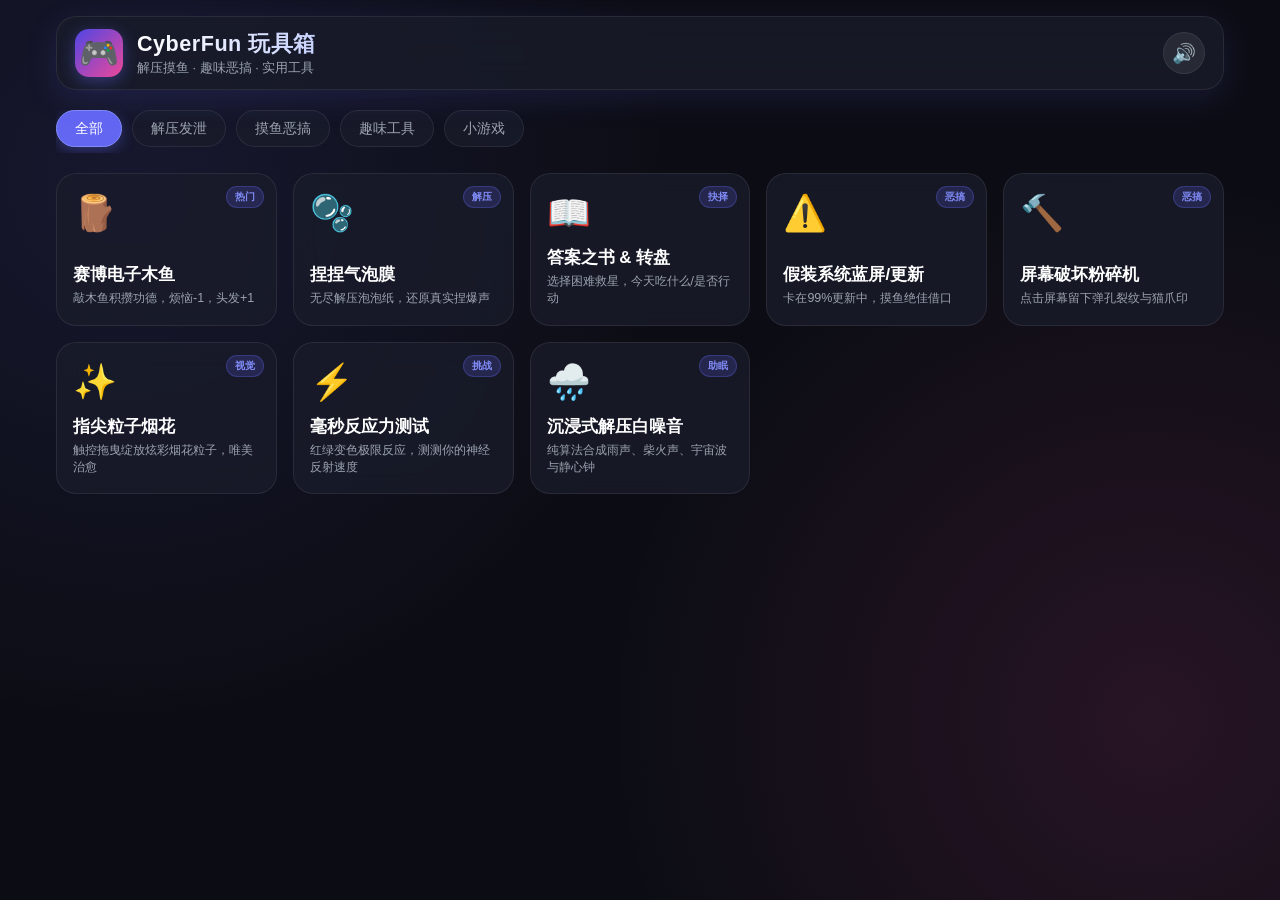
<file: index.html>
<!DOCTYPE html>
<html lang="zh-CN">
<head>
  <meta charset="UTF-8">
  <meta name="viewport" content="width=device-width, initial-scale=1.0, maximum-scale=1.0, user-scalable=no, viewport-fit=cover">
  <title>CyberFun 趣味解压玩具箱</title>
  <link rel="stylesheet" href="css/style.css">
  <meta name="theme-color" content="#12131C">
  <meta name="apple-mobile-web-app-capable" content="yes">
  <meta name="apple-mobile-web-app-status-bar-style" content="black-translucent">
</head>
<body>
  <div id="app-container">
    <!-- 主页导航视图 -->
    <header class="app-header" id="main-header">
      <div class="logo-area">
        <div class="logo-icon">🎮</div>
        <div>
          <h1 class="app-title">CyberFun 玩具箱</h1>
          <p class="app-subtitle">解压摸鱼 · 趣味恶搞 · 实用工具</p>
        </div>
      </div>
      <div class="header-actions">
        <button id="theme-sound-toggle" class="icon-btn" title="静音/开启音效">🔊</button>
      </div>
    </header>

    <!-- 首页卡片列表 -->
    <main class="main-content" id="home-view">
      <div class="category-tabs">
        <button class="tab-btn active" data-cat="all">全部</button>
        <button class="tab-btn" data-cat="relax">解压发泄</button>
        <button class="tab-btn" data-cat="prank">摸鱼恶搞</button>
        <button class="tab-btn" data-cat="tools">趣味工具</button>
        <button class="tab-btn" data-cat="game">小游戏</button>
      </div>

      <div class="card-grid" id="tools-grid">
        <!-- 1. 电子木鱼 -->
        <div class="tool-card" data-app="muyu" data-cat="relax">
          <div class="card-badge">热门</div>
          <div class="card-icon muyu-icon">🪵</div>
          <div class="card-info">
            <h3 class="card-title">赛博电子木鱼</h3>
            <p class="card-desc">敲木鱼积攒功德，烦恼-1，头发+1</p>
          </div>
        </div>

        <!-- 2. 赛博气泡膜 -->
        <div class="tool-card" data-app="bubble" data-cat="relax">
          <div class="card-badge">解压</div>
          <div class="card-icon">🫧</div>
          <div class="card-info">
            <h3 class="card-title">捏捏气泡膜</h3>
            <p class="card-desc">无尽解压泡泡纸，还原真实捏爆声</p>
          </div>
        </div>

        <!-- 3. 答案之书与命运转盘 -->
        <div class="tool-card" data-app="answers" data-cat="tools">
          <div class="card-badge">抉择</div>
          <div class="card-icon">📖</div>
          <div class="card-info">
            <h3 class="card-title">答案之书 & 转盘</h3>
            <p class="card-desc">选择困难救星，今天吃什么/是否行动</p>
          </div>
        </div>

        <!-- 4. 假装系统升级/蓝屏 -->
        <div class="tool-card" data-app="fakeupdate" data-cat="prank">
          <div class="card-badge">恶搞</div>
          <div class="card-icon">⚠️</div>
          <div class="card-info">
            <h3 class="card-title">假装系统蓝屏/更新</h3>
            <p class="card-desc">卡在99%更新中，摸鱼绝佳借口</p>
          </div>
        </div>

        <!-- 5. 屏幕碎屏恶搞 -->
        <div class="tool-card" data-app="cracked" data-cat="prank">
          <div class="card-badge">恶搞</div>
          <div class="card-icon">🔨</div>
          <div class="card-info">
            <h3 class="card-title">屏幕破坏粉碎机</h3>
            <p class="card-desc">点击屏幕留下弹孔裂纹与猫爪印</p>
          </div>
        </div>

        <!-- 6. 指尖流光烟花 -->
        <div class="tool-card" data-app="fireworks" data-cat="relax">
          <div class="card-badge">视觉</div>
          <div class="card-icon">✨</div>
          <div class="card-info">
            <h3 class="card-title">指尖粒子烟花</h3>
            <p class="card-desc">触控拖曳绽放炫彩烟花粒子，唯美治愈</p>
          </div>
        </div>

        <!-- 7. 反应力挑战 -->
        <div class="tool-card" data-app="reaction" data-cat="game">
          <div class="card-badge">挑战</div>
          <div class="card-icon">⚡</div>
          <div class="card-info">
            <h3 class="card-title">毫秒反应力测试</h3>
            <p class="card-desc">红绿变色极限反应，测测你的神经反射速度</p>
          </div>
        </div>

        <!-- 8. 白噪音与发呆钟 -->
        <div class="tool-card" data-app="whitenoise" data-cat="relax">
          <div class="card-badge">助眠</div>
          <div class="card-icon">🌧️</div>
          <div class="card-info">
            <h3 class="card-title">沉浸式解压白噪音</h3>
            <p class="card-desc">纯算法合成雨声、柴火声、宇宙波与静心钟</p>
          </div>
        </div>
      </div>
    </main>

    <!-- 各独立小程序视图容器 (Modal / Page) -->
    <div id="sub-app-view" class="sub-app-view hidden">
      <!-- 统一顶部导航栏 -->
      <nav class="sub-nav">
        <button id="btn-back" class="nav-back-btn">
          <span class="back-arrow">‹</span> 返回
        </button>
        <h2 id="sub-title" class="sub-title">小程序名称</h2>
        <div class="sub-actions" id="sub-actions"></div>
      </nav>

      <!-- 小程序实际内容区域 -->
      <div class="sub-content" id="sub-container"></div>
    </div>
  </div>

  <script src="js/audio.js"></script>
  <script src="js/app.js"></script>
</body>
</html>
</file>
<file: css/style.css>
/* ===================================================
   CyberFun 全局样式与现代化响应式设计 (Mobile & Desktop)
   =================================================== */

:root {
  --bg-main: #0c0d14;
  --bg-card: rgba(26, 28, 43, 0.75);
  --bg-card-hover: rgba(38, 41, 64, 0.85);
  --card-border: rgba(255, 255, 255, 0.08);
  --primary: #6366f1;
  --primary-light: #818cf8;
  --accent: #ec4899;
  --accent-cyan: #06b6d4;
  --accent-green: #10b981;
  --accent-yellow: #f59e0b;
  --text-main: #f3f4f6;
  --text-muted: #9ca3af;
  --radius-lg: 20px;
  --radius-md: 14px;
  --radius-sm: 8px;
  --shadow-glow: 0 8px 32px 0 rgba(99, 102, 241, 0.15);
  --font-family: -apple-system, BlinkMacSystemFont, "Segoe UI", Roboto, "Helvetica Neue", Arial, sans-serif;
  --safe-top: env(safe-area-inset-top, 0px);
  --safe-bottom: env(safe-area-inset-bottom, 0px);
}

* {
  margin: 0;
  padding: 0;
  box-sizing: border-box;
  -webkit-tap-highlight-color: transparent;
  user-select: none;
}

body {
  font-family: var(--font-family);
  background-color: var(--bg-main);
  color: var(--text-main);
  min-height: 100vh;
  min-height: 100dvh;
  overflow-x: hidden;
  background-image: 
    radial-gradient(circle at 10% 20%, rgba(99, 102, 241, 0.12) 0%, transparent 40%),
    radial-gradient(circle at 90% 80%, rgba(236, 72, 153, 0.12) 0%, transparent 40%);
  background-attachment: fixed;
}

/* 容器布局 */
#app-container {
  display: flex;
  flex-direction: column;
  min-height: 100vh;
  min-height: 100dvh;
  max-width: 1200px;
  margin: 0 auto;
  padding: calc(var(--safe-top) + 16px) 16px calc(var(--safe-bottom) + 24px) 16px;
}

/* 顶部导航 Header */
.app-header {
  display: flex;
  justify-content: space-between;
  align-items: center;
  margin-bottom: 20px;
  padding: 12px 18px;
  background: var(--bg-card);
  backdrop-filter: blur(16px);
  -webkit-backdrop-filter: blur(16px);
  border: 1px solid var(--card-border);
  border-radius: var(--radius-lg);
  box-shadow: var(--shadow-glow);
}

.logo-area {
  display: flex;
  align-items: center;
  gap: 14px;
}

.logo-icon {
  font-size: 2rem;
  background: linear-gradient(135deg, #4f46e5, #ec4899);
  width: 48px;
  height: 48px;
  border-radius: var(--radius-md);
  display: flex;
  align-items: center;
  justify-content: center;
  box-shadow: 0 4px 15px rgba(99, 102, 241, 0.4);
}

.app-title {
  font-size: 1.35rem;
  font-weight: 700;
  background: linear-gradient(to right, #ffffff, #c7d2fe);
  -webkit-background-clip: text;
  -webkit-text-fill-color: transparent;
  letter-spacing: 0.5px;
}

.app-subtitle {
  font-size: 0.8rem;
  color: var(--text-muted);
  margin-top: 2px;
}

.icon-btn {
  background: rgba(255, 255, 255, 0.08);
  border: 1px solid var(--card-border);
  color: var(--text-main);
  font-size: 1.2rem;
  width: 42px;
  height: 42px;
  border-radius: 50%;
  cursor: pointer;
  display: flex;
  align-items: center;
  justify-content: center;
  transition: all 0.2s ease;
}

.icon-btn:active {
  transform: scale(0.92);
  background: rgba(255, 255, 255, 0.15);
}

/* 分类标签栏 */
.category-tabs {
  display: flex;
  gap: 10px;
  margin-bottom: 20px;
  overflow-x: auto;
  padding-bottom: 6px;
  scrollbar-width: none;
}
.category-tabs::-webkit-scrollbar {
  display: none;
}

.tab-btn {
  padding: 8px 18px;
  background: var(--bg-card);
  border: 1px solid var(--card-border);
  border-radius: 20px;
  color: var(--text-muted);
  font-size: 0.9rem;
  font-weight: 500;
  cursor: pointer;
  white-space: nowrap;
  transition: all 0.25s ease;
}

.tab-btn.active, .tab-btn:hover {
  background: var(--primary);
  color: #fff;
  border-color: var(--primary-light);
  box-shadow: 0 4px 14px rgba(99, 102, 241, 0.35);
}

/* 首页卡片网格 */
.card-grid {
  display: grid;
  grid-template-columns: repeat(auto-fill, minmax(220px, 1fr));
  gap: 16px;
}

@media (max-width: 480px) {
  .card-grid {
    grid-template-columns: repeat(2, 1fr);
    gap: 12px;
  }
}

.tool-card {
  position: relative;
  background: var(--bg-card);
  backdrop-filter: blur(12px);
  -webkit-backdrop-filter: blur(12px);
  border: 1px solid var(--card-border);
  border-radius: var(--radius-lg);
  padding: 18px 16px;
  cursor: pointer;
  transition: all 0.3s cubic-bezier(0.2, 0.8, 0.2, 1);
  display: flex;
  flex-direction: column;
  justify-content: space-between;
  min-height: 140px;
  overflow: hidden;
}

.tool-card:hover {
  transform: translateY(-4px);
  background: var(--bg-card-hover);
  border-color: rgba(99, 102, 241, 0.4);
  box-shadow: 0 10px 25px rgba(0, 0, 0, 0.3), 0 0 20px rgba(99, 102, 241, 0.2);
}

.tool-card:active {
  transform: scale(0.96);
}

.card-badge {
  position: absolute;
  top: 12px;
  right: 12px;
  font-size: 0.65rem;
  padding: 3px 8px;
  border-radius: 12px;
  background: rgba(99, 102, 241, 0.2);
  color: var(--primary-light);
  border: 1px solid rgba(99, 102, 241, 0.3);
  font-weight: 600;
}

.card-icon {
  font-size: 2.2rem;
  margin-bottom: 12px;
  transition: transform 0.3s cubic-bezier(0.34, 1.56, 0.64, 1);
}

.tool-card:hover .card-icon {
  transform: scale(1.18) rotate(6deg);
}

.card-title {
  font-size: 1.05rem;
  font-weight: 600;
  margin-bottom: 4px;
  color: #ffffff;
}

.card-desc {
  font-size: 0.78rem;
  color: var(--text-muted);
  line-height: 1.35;
  display: -webkit-box;
  -webkit-line-clamp: 2;
  -webkit-box-orient: vertical;
  overflow: hidden;
}

/* ===================================================
   子应用全屏/模态视图框架
   =================================================== */
.sub-app-view {
  position: fixed;
  inset: 0;
  z-index: 100;
  background: var(--bg-main);
  display: flex;
  flex-direction: column;
  animation: slideUp 0.3s cubic-bezier(0.16, 1, 0.3, 1);
  overflow: hidden;
}

.sub-app-view.hidden {
  display: none;
}

@keyframes slideUp {
  from { transform: translateY(40px); opacity: 0; }
  to { transform: translateY(0); opacity: 1; }
}

.sub-nav {
  display: flex;
  align-items: center;
  justify-content: space-between;
  padding: calc(var(--safe-top) + 12px) 16px 12px 16px;
  background: rgba(18, 19, 28, 0.88);
  backdrop-filter: blur(20px);
  -webkit-backdrop-filter: blur(20px);
  border-bottom: 1px solid var(--card-border);
  z-index: 10;
}

.nav-back-btn {
  display: flex;
  align-items: center;
  gap: 4px;
  background: rgba(255, 255, 255, 0.08);
  border: 1px solid var(--card-border);
  color: var(--text-main);
  padding: 6px 14px;
  border-radius: 20px;
  font-size: 0.9rem;
  cursor: pointer;
  transition: all 0.2s;
}

.nav-back-btn:active {
  transform: scale(0.92);
  background: rgba(255, 255, 255, 0.15);
}

.back-arrow {
  font-size: 1.2rem;
  line-height: 1;
}

.sub-title {
  font-size: 1.1rem;
  font-weight: 600;
  color: #fff;
  text-align: center;
  flex: 1;
  margin: 0 10px;
  white-space: nowrap;
  overflow: hidden;
  text-overflow: ellipsis;
}

.sub-actions {
  display: flex;
  gap: 8px;
}

.sub-content {
  flex: 1;
  overflow-y: auto;
  overflow-x: hidden;
  display: flex;
  flex-direction: column;
  align-items: center;
  justify-content: center;
  position: relative;
  padding: 16px;
}

/* ===================================================
   具体小程序样式
   =================================================== */

/* 1. 电子木鱼 */
.muyu-box {
  display: flex;
  flex-direction: column;
  align-items: center;
  justify-content: center;
  width: 100%;
  max-width: 450px;
  gap: 24px;
  text-align: center;
}

.merit-counter {
  font-size: 1.4rem;
  font-weight: 600;
  color: var(--text-muted);
}
.merit-counter span {
  font-size: 2.2rem;
  font-weight: 800;
  color: var(--accent-yellow);
  text-shadow: 0 0 15px rgba(245, 158, 11, 0.4);
}

.muyu-trigger {
  position: relative;
  width: 220px;
  height: 220px;
  cursor: pointer;
  display: flex;
  align-items: center;
  justify-content: center;
  background: radial-gradient(circle at 35% 35%, #383129, #1a1612);
  border-radius: 50%;
  box-shadow: 
    0 15px 35px rgba(0, 0, 0, 0.6),
    inset 0 4px 10px rgba(255, 255, 255, 0.15),
    inset 0 -6px 15px rgba(0, 0, 0, 0.8);
  border: 4px solid #4a3e31;
  transition: transform 0.08s ease-out;
  touch-action: manipulation;
}

.muyu-trigger:active, .muyu-trigger.knocked {
  transform: scale(0.92);
}

.muyu-svg {
  width: 130px;
  height: 130px;
  fill: #d4af37;
  filter: drop-shadow(0 4px 8px rgba(0,0,0,0.5));
}

.float-text {
  position: absolute;
  font-size: 1.3rem;
  font-weight: 700;
  color: #ffd700;
  text-shadow: 0 2px 8px rgba(0, 0, 0, 0.8), 0 0 12px rgba(255, 215, 0, 0.6);
  pointer-events: none;
  animation: floatUpFade 0.85s ease-out forwards;
  z-index: 20;
}

@keyframes floatUpFade {
  0% { transform: translateY(0) scale(0.8); opacity: 0; }
  20% { transform: translateY(-20px) scale(1.15); opacity: 1; }
  100% { transform: translateY(-90px) scale(1); opacity: 0; }
}

.muyu-controls {
  display: flex;
  flex-wrap: wrap;
  gap: 10px;
  justify-content: center;
  width: 100%;
}

.muyu-mode-btn {
  padding: 8px 16px;
  border-radius: 20px;
  background: rgba(255, 255, 255, 0.08);
  border: 1px solid var(--card-border);
  color: #fff;
  font-size: 0.85rem;
  cursor: pointer;
  transition: 0.2s;
}

.muyu-mode-btn.active {
  background: var(--accent-yellow);
  color: #12131C;
  font-weight: 700;
}

/* 2. 气泡膜 */
.bubble-container {
  display: flex;
  flex-direction: column;
  align-items: center;
  width: 100%;
  max-width: 500px;
  height: 100%;
}

.bubble-stats {
  margin-bottom: 12px;
  font-size: 0.95rem;
  color: var(--text-muted);
}
.bubble-stats b {
  color: var(--accent-cyan);
}

.bubble-grid {
  display: grid;
  grid-template-columns: repeat(6, 1fr);
  gap: 12px;
  padding: 16px;
  background: rgba(255, 255, 255, 0.03);
  border: 1px solid var(--card-border);
  border-radius: var(--radius-lg);
  width: 100%;
  overflow-y: auto;
  max-height: 60vh;
}

.bubble-item {
  aspect-ratio: 1 / 1;
  background: radial-gradient(circle at 30% 30%, rgba(255, 255, 255, 0.4), rgba(6, 182, 212, 0.2) 60%, rgba(0, 0, 0, 0.4));
  border-radius: 50%;
  box-shadow: 
    0 4px 10px rgba(0, 0, 0, 0.3),
    inset 0 3px 6px rgba(255, 255, 255, 0.4),
    inset 0 -3px 6px rgba(0, 0, 0, 0.5);
  cursor: pointer;
  transition: all 0.1s ease;
  position: relative;
  touch-action: manipulation;
}

.bubble-item:active {
  transform: scale(0.9);
}

.bubble-item.popped {
  background: radial-gradient(circle at 50% 50%, rgba(0,0,0,0.4), rgba(255, 255, 255, 0.05));
  box-shadow: inset 0 2px 5px rgba(0, 0, 0, 0.8);
  transform: scale(0.85);
  opacity: 0.45;
}

.bubble-item.popped::after {
  content: '💥';
  position: absolute;
  inset: 0;
  display: flex;
  align-items: center;
  justify-content: center;
  font-size: 0.8rem;
  opacity: 0.6;
}

/* 3. 答案之书 & 转盘 */
.answers-container {
  width: 100%;
  max-width: 480px;
  display: flex;
  flex-direction: column;
  align-items: center;
  gap: 20px;
}

.answer-mode-toggle {
  display: flex;
  background: rgba(255, 255, 255, 0.08);
  padding: 4px;
  border-radius: 25px;
  gap: 4px;
}

.mode-btn {
  padding: 6px 20px;
  border-radius: 20px;
  border: none;
  background: transparent;
  color: var(--text-muted);
  font-size: 0.9rem;
  cursor: pointer;
  transition: 0.2s;
}

.mode-btn.active {
  background: var(--primary);
  color: #fff;
  font-weight: 600;
}

.book-card {
  width: 280px;
  height: 380px;
  background: linear-gradient(145deg, #1e1b4b, #312e81);
  border: 3px solid #d4af37;
  border-radius: 16px;
  box-shadow: 0 15px 35px rgba(0, 0, 0, 0.6), inset 0 0 20px rgba(212, 175, 55, 0.2);
  display: flex;
  flex-direction: column;
  align-items: center;
  justify-content: center;
  padding: 24px;
  text-align: center;
  cursor: pointer;
  perspective: 1000px;
  transition: transform 0.4s cubic-bezier(0.34, 1.56, 0.64, 1);
}

.book-card:hover {
  transform: translateY(-5px) scale(1.02);
}

.book-tip {
  font-size: 0.85rem;
  color: #e0e7ff;
  margin-bottom: 20px;
}

.book-result {
  font-size: 1.8rem;
  font-weight: 800;
  color: #fef08a;
  text-shadow: 0 0 15px rgba(254, 240, 138, 0.5);
  line-height: 1.4;
}

/* 转盘模式 */
.wheel-wrapper {
  position: relative;
  width: 280px;
  height: 280px;
}

#wheel-canvas {
  width: 100%;
  height: 100%;
  border-radius: 50%;
  box-shadow: 0 8px 25px rgba(0, 0, 0, 0.6);
}

.wheel-pointer {
  position: absolute;
  top: 50%;
  left: 50%;
  transform: translate(-50%, -50%);
  width: 50px;
  height: 50px;
  background: #f59e0b;
  border: 3px solid #fff;
  border-radius: 50%;
  cursor: pointer;
  display: flex;
  align-items: center;
  justify-content: center;
  font-weight: 800;
  font-size: 0.9rem;
  color: #12131C;
  box-shadow: 0 4px 10px rgba(0, 0, 0, 0.4);
  z-index: 10;
}

.wheel-pointer::before {
  content: '';
  position: absolute;
  top: -14px;
  left: 50%;
  transform: translateX(-50%);
  border-left: 10px solid transparent;
  border-right: 10px solid transparent;
  border-bottom: 16px solid #f59e0b;
}

/* 4. 黑客模拟器 */
.hacker-box {
  width: 100%;
  height: 100%;
  background: #020b05;
  color: #00ff66;
  font-family: "Courier New", Courier, monospace;
  padding: 16px;
  border-radius: var(--radius-md);
  box-shadow: inset 0 0 20px rgba(0, 255, 102, 0.15);
  display: flex;
  flex-direction: column;
  overflow: hidden;
  position: relative;
}

.hacker-tip {
  font-size: 0.8rem;
  color: rgba(0, 255, 102, 0.6);
  border-bottom: 1px dashed rgba(0, 255, 102, 0.3);
  padding-bottom: 8px;
  margin-bottom: 12px;
}

.hacker-terminal {
  flex: 1;
  overflow-y: auto;
  font-size: 0.95rem;
  line-height: 1.45;
  white-space: pre-wrap;
  word-break: break-all;
  user-select: text;
}

.cursor {
  display: inline-block;
  width: 8px;
  height: 16px;
  background: #00ff66;
  vertical-align: middle;
  animation: blink 0.8s infinite;
}

@keyframes blink {
  50% { opacity: 0; }
}

.hacker-mobile-pad {
  margin-top: 12px;
  display: flex;
  gap: 8px;
}

.hacker-tap-btn {
  flex: 1;
  padding: 12px;
  background: rgba(0, 255, 102, 0.15);
  border: 1px solid #00ff66;
  color: #00ff66;
  border-radius: var(--radius-sm);
  font-weight: 700;
  font-size: 1rem;
  cursor: pointer;
}

/* 5. 假装系统升级 / 蓝屏 */
.fake-options {
  display: flex;
  flex-direction: column;
  gap: 16px;
  width: 100%;
  max-width: 400px;
}

.fake-fullscreen-view {
  position: fixed;
  inset: 0;
  z-index: 999;
  cursor: none;
  display: flex;
  flex-direction: column;
  align-items: center;
  justify-content: center;
}

/* Windows 升级样式 */
.fake-win-update {
  background: #005a9e;
  color: #fff;
  font-family: "Segoe UI", sans-serif;
  text-align: center;
}

.win-spinner {
  width: 60px;
  height: 60px;
  border: 5px solid rgba(255, 255, 255, 0.2);
  border-top-color: #fff;
  border-radius: 50%;
  animation: spin 1.2s cubic-bezier(0.5, 0, 0.5, 1) infinite;
  margin-bottom: 24px;
}

@keyframes spin {
  to { transform: rotate(360deg); }
}

/* 蓝屏 BSOD */
.fake-bsod {
  background: #0078d7;
  color: #fff;
  font-family: "Segoe UI", sans-serif;
  padding: 10vw;
  align-items: flex-start;
  justify-content: center;
}

.bsod-face {
  font-size: 5rem;
  margin-bottom: 20px;
}

.bsod-title {
  font-size: 1.8rem;
  margin-bottom: 16px;
  font-weight: 300;
}

.bsod-desc {
  font-size: 1.1rem;
  line-height: 1.5;
  margin-bottom: 24px;
}

/* 6. 魔性文案生成器 */
.texts-wrapper {
  width: 100%;
  max-width: 540px;
  display: flex;
  flex-direction: column;
  gap: 16px;
}

.text-type-nav {
  display: flex;
  gap: 8px;
  overflow-x: auto;
  padding-bottom: 4px;
}

.text-card {
  background: var(--bg-card);
  border: 1px solid var(--card-border);
  border-radius: var(--radius-md);
  padding: 20px;
  min-height: 180px;
  display: flex;
  flex-direction: column;
  justify-content: space-between;
}

.generated-text-content {
  font-size: 1.05rem;
  line-height: 1.6;
  color: #fff;
  user-select: text;
  white-space: pre-wrap;
}

.text-card-actions {
  display: flex;
  justify-content: flex-end;
  gap: 10px;
  margin-top: 16px;
}

.primary-btn {
  background: var(--primary);
  color: #fff;
  border: none;
  padding: 10px 20px;
  border-radius: 20px;
  font-size: 0.95rem;
  font-weight: 600;
  cursor: pointer;
  display: flex;
  align-items: center;
  gap: 6px;
  transition: 0.2s;
}

.primary-btn:active {
  transform: scale(0.95);
}

.secondary-btn {
  background: rgba(255, 255, 255, 0.08);
  border: 1px solid var(--card-border);
  color: #fff;
  padding: 10px 18px;
  border-radius: 20px;
  font-size: 0.95rem;
  cursor: pointer;
}

/* 7. 屏幕破坏模拟器 */
.cracked-canvas-container {
  position: absolute;
  inset: 0;
  touch-action: none;
}

#cracked-canvas {
  width: 100%;
  height: 100%;
  cursor: crosshair;
}

.cracked-hud {
  position: absolute;
  bottom: 24px;
  display: flex;
  gap: 10px;
  background: rgba(18, 19, 28, 0.8);
  backdrop-filter: blur(10px);
  padding: 8px 16px;
  border-radius: 30px;
  border: 1px solid var(--card-border);
  z-index: 10;
}

.tool-select-btn {
  padding: 6px 14px;
  border-radius: 16px;
  background: transparent;
  border: none;
  color: var(--text-muted);
  cursor: pointer;
  font-size: 0.9rem;
}

.tool-select-btn.active {
  background: var(--primary);
  color: #fff;
}

/* 8. 烟花粒子画布 */
.fireworks-container {
  position: absolute;
  inset: 0;
  touch-action: none;
  background: #05050a;
}

#fireworks-canvas {
  width: 100%;
  height: 100%;
}

.fireworks-tip {
  position: absolute;
  top: 16px;
  color: rgba(255, 255, 255, 0.5);
  font-size: 0.85rem;
  pointer-events: none;
}

/* 9. 反应力测试 */
.reaction-box {
  width: 100%;
  height: 100%;
  max-width: 500px;
  max-height: 450px;
  border-radius: var(--radius-lg);
  display: flex;
  flex-direction: column;
  align-items: center;
  justify-content: center;
  padding: 24px;
  text-align: center;
  cursor: pointer;
  transition: background 0.15s ease;
  touch-action: manipulation;
}

.reaction-box.idle {
  background: #3b82f6;
}

.reaction-box.waiting {
  background: #ef4444;
}

.reaction-box.ready {
  background: #10b981;
}

.reaction-box.early {
  background: #f59e0b;
}

.reaction-icon {
  font-size: 3.5rem;
  margin-bottom: 16px;
}

.reaction-title {
  font-size: 1.8rem;
  font-weight: 800;
  margin-bottom: 8px;
}

.reaction-desc {
  font-size: 1rem;
  opacity: 0.9;
}

/* 10. 白噪音 */
.whitenoise-wrapper {
  width: 100%;
  max-width: 480px;
  display: flex;
  flex-direction: column;
  gap: 16px;
}

.noise-channel {
  background: var(--bg-card);
  border: 1px solid var(--card-border);
  border-radius: var(--radius-md);
  padding: 16px;
  display: flex;
  align-items: center;
  gap: 16px;
}

.channel-icon {
  font-size: 1.8rem;
  width: 45px;
  height: 45px;
  background: rgba(255, 255, 255, 0.05);
  border-radius: 50%;
  display: flex;
  align-items: center;
  justify-content: center;
}

.channel-info {
  flex: 1;
}

.channel-title {
  font-size: 1rem;
  font-weight: 600;
  margin-bottom: 6px;
}

.noise-slider {
  width: 100%;
  accent-color: var(--primary);
}

/* 吐司提示框 Toast */
.toast-msg {
  position: fixed;
  bottom: calc(var(--safe-bottom) + 30px);
  left: 50%;
  transform: translateX(-50%) translateY(20px);
  background: rgba(30, 32, 48, 0.95);
  color: #fff;
  padding: 10px 24px;
  border-radius: 25px;
  font-size: 0.9rem;
  box-shadow: 0 8px 24px rgba(0, 0, 0, 0.4);
  border: 1px solid rgba(255, 255, 255, 0.15);
  opacity: 0;
  pointer-events: none;
  transition: all 0.3s cubic-bezier(0.16, 1, 0.3, 1);
  z-index: 9999;
}

.toast-msg.show {
  transform: translateX(-50%) translateY(0);
  opacity: 1;
}
</file>
